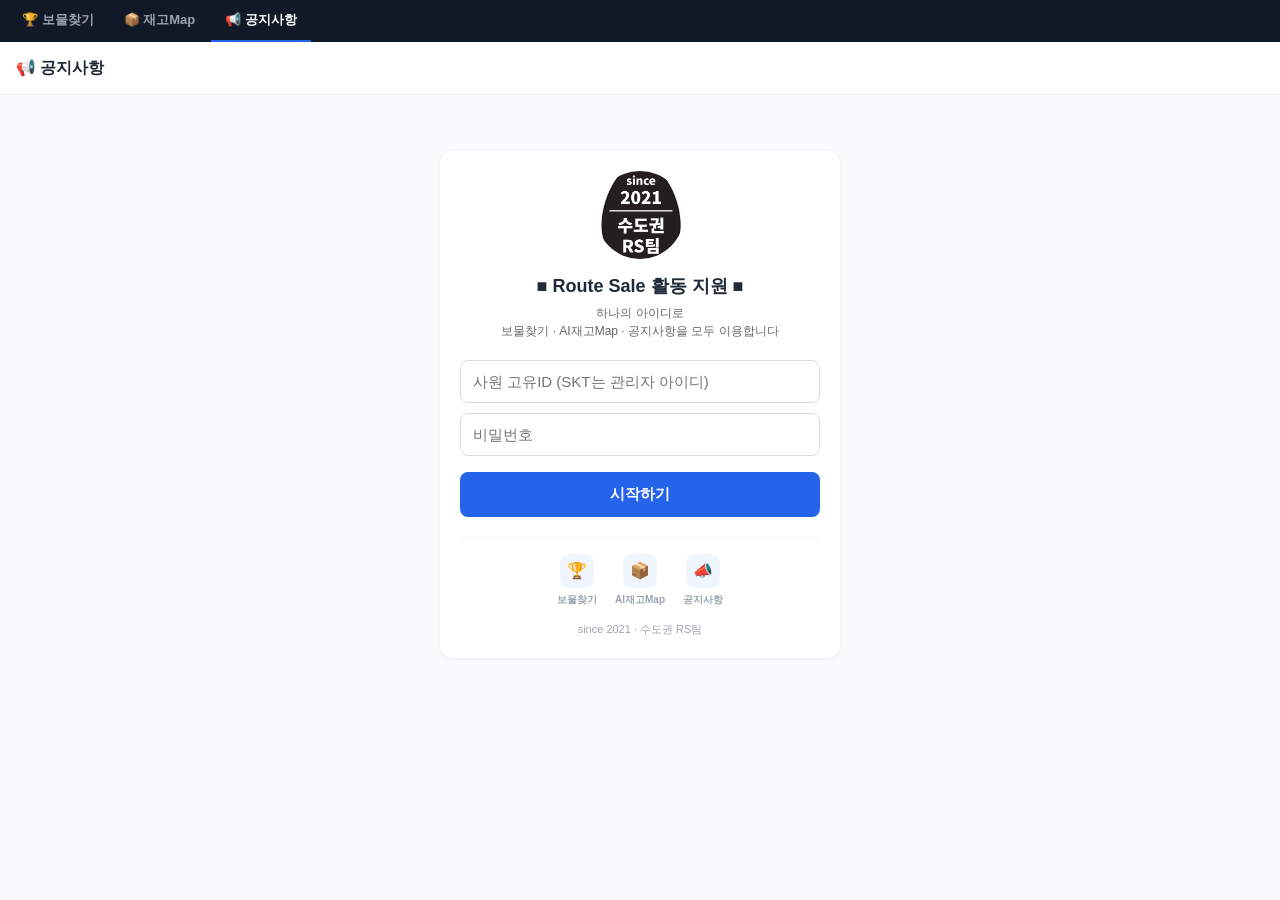
<file: webapp/static/notices.html>
<!DOCTYPE html>
<html lang="ko">
<head>
<meta charset="UTF-8" />
<meta name="viewport" content="width=device-width, initial-scale=1.0, viewport-fit=cover" />
<title>공지사항 - RS-Treasure</title>
<link rel="stylesheet" href="css/style.css?v=20260928a" />
</head>
<body class="admin-page notices-page">

<nav class="app-tabs" aria-label="화면 전환">
  <a href="/">🏆 보물찾기</a>
  <a href="/inventory">📦 재고Map</a>
  <a href="/notices" class="active">📢 공지사항</a>
</nav>

<header class="topbar">
  <span class="brand">📢 공지사항</span>
  <nav id="noticeNav" class="hidden">
    <span id="noticeUser" class="muted small"></span>
    <button id="noticeLogoutBtn">로그아웃</button>
  </nav>
</header>

<main>
  <section id="screen-notice-login" class="screen">
    <div class="card center-card rs-unified-login">
      <img src="img/rs-team-logo.png" alt="수도권 RS팀" class="rs-login-logo" />
      <h1>■ Route Sale 활동 지원 ■</h1>
      <p class="muted small rs-login-sub">하나의 아이디로<br />보물찾기 · AI재고Map · 공지사항을 모두 이용합니다</p>
      <input id="noticeUsername" type="text" placeholder="사원 고유ID (SKT는 관리자 아이디)" autocomplete="username" />
      <input id="noticePassword" type="password" placeholder="비밀번호" autocomplete="current-password" />
      <button type="button" id="noticeLoginBtn" class="btn-primary">시작하기</button>
      <p id="noticeLoginError" class="error hidden"></p>
      <div class="rs-login-apps">
        <div class="rs-login-app"><span class="rs-login-app-icon">🏆</span><span>보물찾기</span></div>
        <div class="rs-login-app"><span class="rs-login-app-icon">📦</span><span>AI재고Map</span></div>
        <div class="rs-login-app"><span class="rs-login-app-icon">📣</span><span>공지사항</span></div>
      </div>
      <p class="rs-login-footer">since 2021 · 수도권 RS팀</p>
    </div>
  </section>

  <section id="screen-notice-password" class="screen hidden">
    <div class="card center-card">
      <h1>비밀번호 변경</h1>
      <p class="muted">초기 비밀번호를 사용 중입니다. 새 비밀번호를 정해야 계속 쓸 수 있습니다.</p>
      <input id="noticeCurrentPassword" type="password" placeholder="현재 비밀번호" autocomplete="current-password" />
      <input id="noticeNewPassword" type="password" placeholder="새 비밀번호 (4자 이상)" autocomplete="new-password" />
      <input id="noticeNewPasswordConfirm" type="password" placeholder="새 비밀번호 확인" autocomplete="new-password" />
      <button type="button" id="noticeChangePasswordBtn" class="btn-primary">변경하고 시작하기</button>
      <p id="noticePasswordMessage" class="muted small"></p>
    </div>
  </section>

  <div id="notice-app" class="hidden">
    <section class="screen">
      <div class="between">
        <h2>공지사항</h2>
        <div>
          <button type="button" id="newNoticeBtn" class="btn-secondary hidden">새 공지</button>
        </div>
      </div>
      <div id="noticeList" class="list"></div>
    </section>
  </div>
</main>

<div id="noticeFormModal" class="modal-overlay hidden">
  <div class="modal-box card">
    <div class="between">
      <h2>새 공지</h2>
      <button type="button" id="noticeFormCloseBtn" class="link-btn">닫기</button>
    </div>
    <input id="noticeTitleInput" type="text" placeholder="제목" autocomplete="off" />
    <textarea id="noticeBodyInput" rows="8" placeholder="내용"></textarea>
    <button type="button" id="noticeSubmitBtn" class="btn-primary">올리기</button>
    <p id="noticeFormMessage" class="muted small"></p>
  </div>
</div>

<script src="js/notices.js?v=20260928a"></script>
</body>
</html>
</file>
<file: webapp/static/css/style.css>
* {
  box-sizing: border-box;
}

body {
  margin: 0;
  font-family: -apple-system, "Segoe UI", "Malgun Gothic", sans-serif;
  background: #f8fafc;
  color: #1f2937;
  -webkit-font-smoothing: antialiased;
  line-height: 1.5;
}

.topbar {
  display: flex;
  justify-content: space-between;
  align-items: center;
  padding: 14px 16px;
  background: #fff;
  border-bottom: 1px solid #eee;
  position: sticky;
  top: 0;
  z-index: 10;
}

/* 보물찾기/재고Map/공지사항을 오가는 프로젝트 전환 탭. 페이지 이동(링크)이라
   각 화면의 내부 탭(#topnav, #chatNav)과는 다른 계층이다. */
.app-tabs {
  display: flex;
  gap: 2px;
  background: #111827;
  padding: 0 8px;
  overflow-x: auto;
}

.app-tabs a {
  display: inline-flex;
  align-items: center;
  gap: 6px;
  padding: 10px 14px;
  font-size: 13px;
  font-weight: 600;
  color: #9ca3af;
  text-decoration: none;
  white-space: nowrap;
  border-bottom: 2px solid transparent;
}

.app-tabs a.active {
  color: #fff;
  border-bottom-color: #2563eb;
}

@media (max-width: 480px) {
  .app-tabs a {
    padding: 9px 10px;
    font-size: 12px;
  }
}

.brand {
  font-weight: 700;
  font-size: 16px;
}

#topnav {
  display: flex;
  flex-wrap: wrap;
  justify-content: flex-end;
}

#topnav button {
  border: none;
  background: none;
  color: #2563eb;
  font-weight: 600;
  margin-left: 12px;
  cursor: pointer;
  font-size: 14px;
}

#logoutBtn {
  color: #999 !important;
}

main {
  max-width: 480px;
  margin: 0 auto;
  padding: 16px;
}

.hidden,
.tab-hidden {
  display: none !important;
}

.admin-tabs {
  margin: 0 0 16px;
}

.admin-tabs .chip {
  font-size: 14px;
  padding: 8px 16px;
}

.screen {
  padding-bottom: 24px;
}

.screen-header {
  display: flex;
  justify-content: space-between;
  align-items: center;
  margin-bottom: 12px;
}

.screen-header-stack {
  flex-direction: column;
  align-items: stretch;
  gap: 8px;
}

.screen-header-stack h2 {
  margin: 0;
}

.screen-header-stack .btn-secondary {
  align-self: flex-end;
}

.card {
  background: #fff;
  border-radius: 12px;
  padding: 20px;
  box-shadow: 0 1px 4px rgba(0, 0, 0, 0.06);
  margin-bottom: 16px;
}

.center-card {
  text-align: center;
  max-width: 400px;
  margin: 40px auto;
}

.center-card h1 {
  font-size: 24px;
  margin-bottom: 4px;
}

.login-howto {
  text-align: left;
  margin-top: 18px;
  padding-top: 16px;
  border-top: 1px solid #eee;
}

/* 세 화면(보물찾기/재고Map/공지사항)이 공유하는 로그인 카드 꾸밈. 2026-09-29 통합 로그인 요청. */
.rs-unified-login .rs-login-logo {
  width: 88px;
  height: 88px;
  border-radius: 50%;
  object-fit: cover;
  margin: 0 auto 14px;
  display: block;
}

.rs-unified-login h1 {
  font-size: 18px;
}

.rs-unified-login .rs-login-sub {
  margin: 0 0 20px;
  line-height: 1.5;
}

.rs-login-apps {
  margin-top: 20px;
  padding-top: 16px;
  border-top: 1px solid #f1f5f9;
  display: flex;
  justify-content: center;
  gap: 18px;
}

.rs-login-app {
  display: flex;
  flex-direction: column;
  align-items: center;
  gap: 4px;
}

.rs-login-app-icon {
  width: 34px;
  height: 34px;
  border-radius: 9px;
  background: #eff6ff;
  display: flex;
  align-items: center;
  justify-content: center;
  font-size: 16px;
}

.rs-login-app span:last-child {
  font-size: 10px;
  color: #9ca3af;
  font-weight: 600;
}

.rs-login-footer {
  margin: 14px 0 0;
  font-size: 11px;
  color: #9ca3af;
}

/* 보물찾기 로그인 화면 전용: 비밀번호 재설정 */
.link-btn {
  width: 100%;
  margin-top: 6px;
  padding: 6px;
  background: none;
  border: none;
  color: #2563eb;
  font-size: 13px;
  font-weight: 600;
  text-decoration: underline;
  cursor: pointer;
}

.reset-box {
  text-align: left;
  margin-top: 10px;
  padding: 14px;
  border: 1px solid #e5e7eb;
  border-radius: 12px;
  background: #f9fafb;
}

.reset-box input {
  margin-top: 8px;
}

/* 관리자 화면: 체크박스 한 줄 */
.check-line {
  display: flex;
  align-items: center;
  gap: 8px;
  margin: 10px 0;
  font-size: 13px;
  color: #374151;
}

.check-line input[type="checkbox"] {
  width: auto;
  margin: 0;
}

.login-howto-title {
  margin: 0 0 8px;
  font-size: 13px;
  font-weight: 700;
  color: #374151;
}

.login-howto ol {
  margin: 0;
  padding-left: 1.2em;
  color: #4b5563;
  font-size: 13px;
  line-height: 1.55;
}

.login-howto li {
  margin-bottom: 4px;
}

.muted {
  color: #666;
  font-size: 14px;
}

.small {
  font-size: 12px;
}

input,
textarea {
  width: 100%;
  padding: 12px;
  border: 1px solid #ddd;
  border-radius: 8px;
  margin-bottom: 10px;
  font-size: 15px;
  font-family: inherit;
}

.row {
  display: flex;
  gap: 8px;
}

.row input {
  flex: 1;
}

button {
  cursor: pointer;
  font-size: 15px;
}

.btn-primary {
  width: 100%;
  padding: 13px;
  background: #2563eb;
  color: #fff;
  border: none;
  border-radius: 8px;
  font-weight: 600;
  margin-top: 6px;
}

.btn-primary:disabled {
  background: #cbd5e1;
}

.btn-secondary {
  width: 100%;
  padding: 11px;
  background: #eef2ff;
  color: #2563eb;
  border: none;
  border-radius: 8px;
  font-weight: 600;
  margin-bottom: 10px;
}

.error {
  color: #dc2626;
  font-size: 13px;
  margin-top: 8px;
}

.list {
  display: flex;
  flex-direction: column;
  gap: 10px;
}

.treasure-map {
  width: 100%;
  height: 320px;
  border-radius: 12px;
  overflow: hidden;
  box-shadow: 0 1px 4px rgba(0, 0, 0, 0.08);
  margin-bottom: 8px;
  background: #e5e7eb;
  z-index: 1;
}

.map-hint {
  margin: 0 0 14px;
}

.treasure-marker {
  background: transparent;
  border: none;
}

.treasure-pin {
  width: 28px;
  height: 28px;
  border-radius: 50%;
  color: #fff;
  font-size: 14px;
  font-weight: 700;
  display: flex;
  align-items: center;
  justify-content: center;
  box-shadow: 0 2px 6px rgba(0, 0, 0, 0.25);
  border: 2px solid #fff;
}

.map-popup {
  min-width: 220px;
}

.map-popup-table-wrap {
  max-height: 180px;
  overflow: auto;
  margin: 8px 0 4px;
  border: 1px solid #e5e7eb;
  border-radius: 8px;
}

.map-popup-table {
  width: 100%;
  border-collapse: collapse;
  font-size: 12px;
}

.map-popup-table th,
.map-popup-table td {
  padding: 5px 8px;
  text-align: right;
  border-bottom: 1px solid #f3f4f6;
}

.map-popup-table th:first-child,
.map-popup-table td:first-child,
.map-popup-table tfoot td:first-child {
  text-align: left;
}

.map-popup-table thead th {
  background: #f8fafc;
  font-weight: 700;
  color: #4b5563;
}

.map-popup-table tfoot td {
  font-weight: 700;
  background: #f9fafb;
  border-bottom: none;
}

.map-popup .store-name {
  font-size: 14px;
  margin: 4px 0 2px;
}

.map-popup .distance {
  margin: 6px 0;
  font-weight: 600;
  color: #374151;
}

.map-visit-btn {
  width: 100%;
  padding: 8px 10px;
  border: none;
  border-radius: 8px;
  background: #2563eb;
  color: #fff;
  font-weight: 600;
  font-size: 13px;
}

.leaflet-container {
  font: inherit;
}

/* admin.html의 보물 심기 지도는 아직 Leaflet(위), 보물찾기/재고Map은 MapLibre GL(아래). */
.maplibregl-map {
  font: inherit;
}

.maplibregl-popup-content {
  font: inherit;
  border-radius: 10px;
}

.me-dot {
  width: 18px;
  height: 18px;
  border-radius: 50%;
  background: #3b82f6;
  border: 2px solid #1d4ed8;
  box-shadow: 0 0 0 4px rgba(59, 130, 246, 0.25);
}

.item-card {
  background: #fff;
  border-radius: 12px;
  padding: 14px 16px;
  box-shadow: 0 1px 4px rgba(0, 0, 0, 0.05);
}

.item-header {
  display: flex;
  justify-content: space-between;
  margin-bottom: 4px;
  font-size: 13px;
}

.notice-body {
  white-space: pre-wrap;
  margin: 8px 0;
}

.tier-badge {
  display: inline-flex;
  align-items: center;
  gap: 4px;
  padding: 4px 10px;
  border-radius: 999px;
  background: #eff6ff;
  color: #1d4ed8;
  font-weight: 700;
  font-size: 13px;
}

.tier-badge:empty {
  display: none;
}

.tier-badge.tier-rare {
  background: linear-gradient(135deg, #fef3c7, #fde68a);
  color: #92400e;
}

.distance {
  color: #666;
}

.store-name {
  font-size: 16px;
  font-weight: 600;
  margin: 2px 0;
}

.store-address {
  color: #666;
  font-size: 13px;
  margin-bottom: 10px;
}

.visit-button {
  width: 100%;
  padding: 10px;
  border: none;
  border-radius: 8px;
  background: #2563eb;
  color: #fff;
  font-weight: 600;
}

.visit-button:disabled {
  background: #cbd5e1;
}

.empty {
  text-align: center;
  color: #999;
  margin-top: 40px;
}

.progress-track {
  width: 100%;
  height: 12px;
  background: #e5e7eb;
  border-radius: 6px;
  overflow: hidden;
  margin: 16px 0 8px;
}

.progress-fill {
  height: 100%;
  background: #2563eb;
  transition: width 0.3s ease;
}

.result-emoji {
  display: inline-flex;
  align-items: center;
  justify-content: center;
  width: 84px;
  height: 84px;
  margin: 4px 0 14px;
  border-radius: 50%;
  background: #f3f4f6;
  font-size: 40px;
}

.result-approved .result-emoji {
  background: #dcfce7;
}

.result-pending .result-emoji {
  background: #fef3c7;
}

.result-rejected .result-emoji {
  background: #fee2e2;
}

.result-points {
  font-size: 24px;
  font-weight: 700;
  color: #16a34a;
}

#visitResultNote {
  margin: -4px 0 14px;
  line-height: 1.5;
}

.total-card {
  text-align: center;
  background: linear-gradient(135deg, #2563eb, #1d4ed8);
  box-shadow: 0 10px 24px rgba(37, 99, 235, 0.28);
  color: #fff;
}

.dealer-rank-line {
  display: inline-block;
  margin: 6px 0 0;
  padding: 4px 14px;
  border-radius: 999px;
  background: rgba(255, 255, 255, 0.18);
  font-size: 13px;
  font-weight: 700;
}

.total-card h1 {
  margin: 4px 0 0;
  font-size: 32px;
}

.section-title {
  font-size: 15px;
  font-weight: 700;
  color: #111827;
  margin: 4px 0 10px;
  padding-left: 10px;
  border-left: 3px solid #2563eb;
}

.ledger-row {
  display: flex;
  justify-content: space-between;
  align-items: center;
  gap: 12px;
  background: #fff;
  padding: 12px 16px;
  border-radius: 8px;
}

.ledger-main {
  display: flex;
  flex-direction: column;
  gap: 2px;
  min-width: 0;
}

.ledger-date {
  font-size: 12px;
  color: #9ca3af;
  font-variant-numeric: tabular-nums;
}

.ledger-reason {
  font-size: 14px;
  color: #1f2937;
  overflow: hidden;
  text-overflow: ellipsis;
  white-space: nowrap;
}

.ledger-points {
  flex: none;
  color: #16a34a;
  font-weight: 700;
}

.between {
  display: flex;
  justify-content: space-between;
  align-items: center;
  margin-top: 24px;
}

.geocode-status-card {
  margin-bottom: 16px;
}

.geocode-status-header {
  margin-top: 0;
  margin-bottom: 8px;
}

.compact {
  width: auto;
  margin: 0;
  padding: 8px 12px;
}

.rank-row {
  display: flex;
  justify-content: space-between;
  gap: 12px;
  background: #fff;
  padding: 12px 16px;
  border-radius: 8px;
}

.rank-row span:first-child {
  min-width: 0;
  word-break: keep-all;
}

.rank-me {
  outline: 2px solid #2563eb;
  background: #eff6ff;
}

.rank-note {
  margin: -4px 0 10px;
}

.rank-empty {
  margin-top: 8px;
}

.import-result {
  background: #0f172a;
  color: #e2e8f0;
  padding: 12px;
  border-radius: 8px;
  font-size: 12px;
  white-space: pre-wrap;
  overflow-x: auto;
  margin-top: 8px;
}

a.btn-secondary {
  display: block;
  text-align: center;
  text-decoration: none;
}

body.admin-page main {
  max-width: 920px;
}

/* 관리자 화면 전용: 탭 바를 또렷하게, 섹션 사이 구분을 분명하게 (2026-09-24) */
body.admin-page .admin-tabs {
  position: sticky;
  top: 53px; /* .topbar 높이만큼 내려서 겹치지 않게 */
  z-index: 9;
  background: #f8fafc;
  margin: 0 -16px 8px;
  padding: 12px 16px 10px;
  border-bottom: 1px solid #e2e8f0;
}

body.admin-page #admin-app > section.screen {
  padding: 22px 0 26px;
  border-bottom: 1px solid #e9edf3;
}

body.admin-page #admin-app > section.screen:last-of-type {
  border-bottom: none;
}

body.admin-page #admin-app > section.screen > h2,
body.admin-page #admin-app > section.screen > .between > h2 {
  font-size: 17px;
  margin: 0 0 14px;
  padding-left: 12px;
  border-left: 4px solid #2563eb;
}

body.admin-page #admin-app > section.screen > .between {
  margin-top: 0;
}

body.admin-page #viewOnlyNotice {
  background: #eff6ff;
  border-left: 4px solid #2563eb;
  border-radius: 8px;
  box-shadow: none;
}

body.admin-page .upload-hint {
  color: #666;
  font-size: 16px;
  line-height: 1.5;
}

html:has(body.inventory-assist),
body.inventory-assist {
  width: 100%;
  height: 100%;
  overflow: hidden;
}

body.inventory-assist {
  display: flex;
  flex-direction: column;
  height: 100dvh;
}

body.inventory-assist .topbar {
  flex: none;
  position: relative;
  z-index: 1000;
  overflow: visible;
  gap: 12px;
  flex-wrap: wrap;
}

body.inventory-assist .topbar .brand-logo {
  height: 32px;
  width: auto;
  flex: none;
}

#inventoryUploadBar {
  display: flex;
  align-items: center;
  gap: 8px;
  flex: none;
  min-width: 0;
}

#inventoryUploadBar #inventoryUploadBtn {
  width: auto;
  margin: 0;
  padding: 7px 12px;
  font-size: 13px;
  font-weight: 700;
}

#inventoryUploadBar .inventory-upload {
  flex-direction: row;
  align-items: center;
  gap: 6px;
  padding: 4px 8px;
  box-shadow: none;
}

#inventoryUploadBar .inventory-upload-status {
  background: none;
  box-shadow: none;
  padding: 0;
  max-width: min(320px, 40vw);
  white-space: nowrap;
  overflow: hidden;
  text-overflow: ellipsis;
}

#inventoryFilterBar {
  display: flex;
  align-items: flex-end;
  gap: 8px;
  flex: 1 1 auto;
  min-width: 280px;
  flex-wrap: wrap;
  overflow: visible;
}

#inventoryFilterBar .inventory-model-filter {
  padding: 4px 8px;
  box-shadow: none;
  overflow: visible;
}

#inventoryFilterBar #mapLookupBtn {
  align-self: flex-end;
  margin: 0;
  padding: 7px 12px;
  font-size: 13px;
  font-weight: 700;
  width: auto;
}

#inventoryFilterBar .inventory-holder-filter {
  display: flex;
  align-items: center;
  gap: 10px;
  padding: 6px 8px;
  font-size: 13px;
  align-self: flex-end;
}

#inventoryFilterBar .inventory-holder-filter label {
  display: flex;
  align-items: center;
  gap: 4px;
  white-space: nowrap;
  cursor: pointer;
}

#inventoryFilterBar .inventory-holder-filter input {
  width: auto;
  margin: 0;
}

#holdColorBar {
  display: flex;
  align-items: center;
  gap: 10px;
  flex-wrap: wrap;
  padding: 6px 8px;
  font-size: 13px;
}

#holdColorBar .hold-color-label {
  font-weight: 600;
  color: #475569;
  white-space: nowrap;
}

#holdColorBar .hold-color-item {
  display: flex;
  align-items: center;
  gap: 4px;
  white-space: nowrap;
}

#holdColorBar .hold-color-swatch {
  width: 12px;
  height: 12px;
  border-radius: 50%;
  background: var(--chip, #94a3b8);
  flex: none;
}

#holdColorBar .hold-color-item input {
  width: 48px;
  margin: 0;
  padding: 3px 4px;
  text-align: right;
}

#holdColorBar #holdColorSaveBtn {
  width: auto;
  margin: 0;
  padding: 5px 10px;
  font-size: 12px;
}

/* 매장 직접 등록(직영점) 모달. 여러 화면에서 재사용할 수 있게 프로젝트 전용 클래스로 두지 않는다. */
.modal-overlay {
  position: fixed;
  inset: 0;
  background: rgba(15, 23, 42, 0.55);
  display: flex;
  align-items: center;
  justify-content: center;
  z-index: 1000;
  padding: 16px;
}

.modal-overlay.hidden {
  display: none;
}

.modal-box {
  max-width: 420px;
  width: 100%;
  max-height: 90vh;
  overflow-y: auto;
}

.modal-box input {
  margin-top: 8px;
}

.modal-box .between {
  margin-top: 0;
}

.modal-box .between h2 {
  margin: 0;
}

.modal-box .between .link-btn {
  width: auto;
  flex: none;
  margin: 0;
}

.settings-modal-box {
  max-width: 480px;
}

#settingsRetailSection .between .link-btn {
  width: auto;
  flex: none;
  margin: 0;
}

#settingsRetailList {
  max-height: 260px;
  overflow-y: auto;
  gap: 8px;
}

.settings-retail-row {
  display: flex;
  align-items: flex-start;
  justify-content: space-between;
  gap: 10px;
  padding: 10px 12px;
}

.settings-retail-row strong {
  display: block;
}

.settings-retail-row .link-btn {
  width: auto;
  flex: none;
  margin: 0;
  color: #dc2626;
}

body.inventory-assist main {
  flex: 1;
  min-height: 0;
  max-width: none !important;
  width: 100%;
  margin: 0;
  padding: 0;
  overflow: hidden;
}

#chat-app {
  height: 100%;
  min-height: 0;
}

#chat-app:not(.hidden) {
  display: flex;
  flex-direction: column;
}

#screen-chat-login {
  padding: 16px;
}

#adminNav {
  display: flex;
  align-items: center;
  gap: 12px;
}

#adminNav button {
  border: none;
  background: none;
  color: #999;
  font-weight: 600;
  cursor: pointer;
  font-size: 14px;
}

.admin-map {
  height: 280px;
}

.inventory-map {
  height: 480px;
  margin-top: 8px;
}

.chip-row {
  display: flex;
  flex-wrap: wrap;
  gap: 8px;
  margin: 10px 0 8px;
}

.chip {
  border: 1px solid #d1d5db;
  background: #fff;
  color: #374151;
  border-radius: 999px;
  padding: 6px 12px;
  font-size: 13px;
  font-weight: 600;
  width: auto;
  margin: 0;
}

.chip.active {
  background: #2563eb;
  border-color: #2563eb;
  color: #fff;
}

.stock-pin.shared {
  border: 3px solid #a855f7;
}

.stock-marker {
  background: transparent !important;
  border: none !important;
  overflow: visible !important;
}

.stock-marker-inner {
  display: flex;
  align-items: center;
  gap: 4px;
  height: 36px;
}

.stock-caption {
  max-width: 180px;
  padding: 2px 7px;
  border-radius: 6px;
  background: rgba(255, 255, 255, 0.96);
  box-shadow: 0 1px 4px rgba(0, 0, 0, 0.22);
  color: #111827;
  font-size: 11px;
  font-weight: 700;
  line-height: 1.3;
  white-space: nowrap;
  overflow: hidden;
  text-overflow: ellipsis;
}

.stock-caption .stock-code,
.map-popup .store-code {
  color: #1d4ed8;
  font-weight: 800;
  font-variant-numeric: tabular-nums;
}

.map-popup .store-list {
  max-height: 220px;
  overflow: auto;
  margin: 2px 0 6px;
}

.map-popup .store-line {
  font-size: 13px;
  font-weight: 600;
  line-height: 1.45;
}

.stock-pin {
  min-width: 28px;
  height: 28px;
  padding: 0 6px;
  border-radius: 14px;
  color: #fff;
  font-size: 13px;
  font-weight: 800;
  display: flex;
  align-items: center;
  justify-content: center;
  box-shadow: 0 2px 6px rgba(0, 0, 0, 0.28);
  border: 2px solid #fff;
}

.inventory-legend {
  display: flex;
  gap: 12px;
  flex-wrap: wrap;
  margin: 0 0 8px;
  font-size: 12px;
  color: #6b7280;
}

.planted-actions {
  margin-top: 10px;
  align-items: center;
}

.planted-actions input {
  margin-bottom: 0;
}

.planted-actions .btn-secondary {
  margin-bottom: 0;
}

.hq-panel {
  display: flex;
  flex-direction: column;
  gap: 8px;
  padding: 10px 12px;
  background: #fff;
  border-right: 1px solid #e5e7eb;
  min-height: 0;
  overflow: hidden;
}

.hq-panel.hidden {
  display: none;
}

#chat-app.is-hq {
  display: grid;
  grid-template-columns: 220px minmax(0, 1fr);
  height: 100%;
  min-height: 0;
}

#chat-app.is-hq .inventory-shell,
#chat-app.is-hq .inventory-map-pane {
  min-height: 0;
  height: 100%;
}

.hq-head h2 {
  margin: 0;
  font-size: 14px;
}

.hq-all-btn,
.hq-row {
  display: block;
  width: 100%;
  text-align: left;
  padding: 8px 10px;
  border: 1px solid #e5e7eb;
  border-radius: 8px;
  background: #f8fafc;
  margin: 0;
  box-shadow: none;
}

.hq-all-btn.active,
.hq-row.active {
  border-color: #2563eb;
  background: #eff6ff;
}

.hq-all-btn strong,
.hq-row strong {
  display: block;
  font-size: 13px;
}

.hq-toolbar {
  display: flex;
  flex-direction: column;
  gap: 6px;
}

.hq-filters {
  display: flex;
  gap: 4px;
}

.hq-filters button {
  flex: 1;
  margin: 0;
  padding: 6px 4px;
  font-size: 12px;
  width: auto;
}

.hq-filters button.active {
  background: #2563eb;
  color: #fff;
  border-color: #2563eb;
}

.hq-sort-label,
.hq-sort-label select {
  font-size: 12px;
  margin: 0;
}

.hq-dealer-list {
  flex: 1;
  overflow-y: auto;
  display: flex;
  flex-direction: column;
  gap: 6px;
}

.hq-card {
  min-width: 0;
  text-align: left;
  padding: 8px 12px;
  border: 1px solid #e5e7eb;
  border-radius: 8px;
  background: #f8fafc;
  width: 100%;
  margin: 0;
  box-shadow: none;
}

.hq-card strong {
  display: block;
  font-size: 14px;
}

.hq-card.active {
  border-color: #2563eb;
  background: #eff6ff;
}

body.inventory-assist .inventory-shell {
  height: 100%;
  min-height: 0;
}

.inventory-shell {
  display: grid;
  grid-template-columns: minmax(0, 1fr) 520px;
  flex: 1;
  height: 100%;
  min-height: 0;
  min-width: 0;
}

.inventory-map-pane {
  position: relative;
  display: flex;
  flex-direction: column;
  height: 100%;
  min-height: 0;
  overflow: hidden;
  background: #e5e7eb;
}

.inventory-map-pane.is-drawing #chatMap {
  cursor: crosshair;
}

.inventory-map-tools {
  position: absolute;
  z-index: 500;
  top: 12px;
  left: 12px;
  display: flex;
  flex-wrap: wrap;
  gap: 8px;
  align-items: flex-start;
  max-width: min(980px, calc(100% - 24px));
}

.inventory-map-tools button {
  width: auto;
  margin: 0;
  padding: 8px 12px;
  border-radius: 8px;
  border: 1px solid #ddd;
  background: #fff;
  font-size: 13px;
  font-weight: 700;
  box-shadow: 0 1px 4px rgba(0,0,0,.08);
}

.inventory-map-tools button.active {
  background: #7c3aed;
  border-color: #7c3aed;
  color: #fff;
}

#mapLookupBtn {
  align-self: flex-end;
  background: #2563eb;
  border-color: #2563eb;
  color: #fff;
}

.skt-dealer-wrap {
  display: flex;
  align-items: center;
  gap: 6px;
  font-size: 12px;
  font-weight: 700;
  color: #374151;
}

.skt-dealer-wrap select {
  width: auto;
  min-width: 140px;
  max-width: 200px;
  margin: 0;
  padding: 6px 8px;
  font-size: 13px;
  font-weight: 600;
}

#chatNav {
  display: flex;
  align-items: center;
  gap: 10px;
}

/* #chatNav 안 버튼(직영점 등록/로그아웃)은 전역 button{width:100%} 규칙을 그대로 받으면
   flex row 안에서 여러 100%-너비 아이템이 경쟁하며 서로를 극단적으로 짜부라뜨려
   글자가 세로로 한 자씩 줄바꿈되는 버그가 난다(2026-09-30, 모바일 실사용에서 발견). */
#chatNav button {
  width: auto;
  margin: 0;
}

.inventory-upload {
  display: flex;
  flex-direction: column;
  gap: 4px;
  padding: 8px 10px;
  background: #fff;
  border: 1px solid #ddd;
  border-radius: 8px;
  box-shadow: 0 1px 4px rgba(0,0,0,.08);
  font-size: 12px;
  font-weight: 700;
  color: #111;
}

.inventory-upload input[type="file"] {
  width: auto;
  max-width: 180px;
  margin: 0;
  padding: 0;
  border: none;
  font-size: 12px;
  font-weight: 400;
}

.inventory-model-filter {
  display: flex;
  flex-direction: column;
  gap: 4px;
  padding: 8px 10px;
  background: #fff;
  border: 1px solid #ddd;
  border-radius: 8px;
  box-shadow: 0 1px 4px rgba(0,0,0,.08);
  font-size: 12px;
  font-weight: 700;
  color: #111;
}

.multi-pick {
  position: relative;
  min-width: 168px;
  overflow: visible;
}

.multi-pick-btn,
.inventory-map-tools .multi-pick-btn {
  width: 100%;
  margin: 0;
  padding: 6px 8px;
  border: 1px solid #d1d5db;
  border-radius: 6px;
  background: #fff;
  color: #111;
  font-size: 12px;
  font-weight: 600;
  text-align: left;
  box-shadow: none;
}

.multi-pick-btn:disabled {
  color: #9ca3af;
  background: #f9fafb;
}

.multi-pick-menu {
  position: fixed;
  z-index: 4000;
  top: calc(100% + 4px);
  left: 0;
  min-width: 240px;
  max-height: min(360px, calc(100vh - 80px));
  overflow: auto;
  padding: 6px;
  background: #fff;
  border: 1px solid #d1d5db;
  border-radius: 8px;
  box-shadow: 0 8px 20px rgba(0,0,0,.18);
}

.multi-pick-search {
  position: sticky;
  top: 0;
  z-index: 1;
  width: 100%;
  margin: 0 0 6px;
  padding: 6px 8px;
  border: 1px solid #d1d5db;
  border-radius: 6px;
  font-size: 12px;
  font-weight: 500;
  background: #fff;
}

.multi-pick-empty {
  padding: 8px 6px;
}

.multi-pick-item {
  display: flex;
  align-items: center;
  gap: 6px;
  padding: 5px 6px;
  font-size: 12px;
  font-weight: 600;
  white-space: nowrap;
}

.multi-pick-item input {
  width: auto;
  margin: 0;
}

.map-popup .store-address {
  margin-top: 8px;
  padding-top: 6px;
  border-top: 1px solid #e5e7eb;
}

.inventory-upload-status {
  align-self: center;
  background: #fff;
  padding: 6px 10px;
  border-radius: 8px;
  box-shadow: 0 1px 4px rgba(0,0,0,.08);
  max-width: 220px;
}

#chatMap,
body.inventory-assist #chatMap.treasure-map {
  flex: 1 1 auto;
  min-height: 0;
  height: auto;
  width: 100%;
  border-radius: 0;
  margin: 0;
  box-shadow: none;
}

.inventory-area-table-wrap {
  flex: none;
  height: 220px;
  background: #fff;
  border-top: 1px solid #e5e7eb;
  display: flex;
  flex-direction: column;
}

.inventory-area-table-head {
  padding: 8px 12px;
  font-size: 13px;
  font-weight: 700;
  border-bottom: 1px solid #f3f4f6;
}

.inventory-area-table-scroll {
  overflow: auto;
  flex: 1;
}

#areaTable {
  width: 100%;
  border-collapse: collapse;
  font-size: 13px;
}

#areaTable th,
#areaTable td {
  padding: 7px 12px;
  text-align: right;
  border-bottom: 1px solid #f3f4f6;
  white-space: nowrap;
}

#areaTable th:first-child,
#areaTable td:first-child {
  text-align: left;
}

#areaTable thead th {
  position: sticky;
  top: 0;
  background: #f8fafc;
  font-weight: 700;
  color: #4b5563;
}

#areaTable tfoot td {
  font-weight: 700;
  background: #f9fafb;
}

#areaTable .empty-row td {
  text-align: center;
  color: #9ca3af;
  font-weight: 400;
}

.inventory-chat {
  display: flex;
  flex-direction: column;
  background: #fff;
  border-left: 1px solid #eee;
  height: 100%;
  min-width: 0;
  min-height: 0;
  overflow: hidden;
}

.chat-log {
  flex: 1;
  min-height: 0;
  overflow-x: hidden;
  overflow-y: auto;
  padding: 14px 14px 8px;
  display: flex;
  flex-direction: column;
  gap: 10px;
}

.chat-bubble {
  max-width: 92%;
  padding: 10px 12px;
  border-radius: 12px;
  font-size: 14px;
  line-height: 1.45;
  white-space: pre-wrap;
  overflow-wrap: anywhere;
  word-break: break-word;
  overflow: hidden;
  /* .chat-log 는 세로 flex 목록이라, overflow:hidden 이 있는 flex 아이템은 기본
     자동 min-height 가 0으로 처리돼(내용 기준이 아니라) 답이 길어지면 flex가
     이 말풍선을 실제 내용보다 작게 찌그러뜨리고 넘친 줄은 그냥 잘라버린다.
     flex-shrink:0 으로 항상 내용 높이 그대로 그려지게 한다. */
  flex-shrink: 0;
}

.chat-bubble.bot {
  align-self: flex-start;
  background: #f3f4f6;
  max-width: 100%;
}

.chat-table-wrap {
  margin-top: 8px;
  overflow-x: auto;
}

.chat-table-title {
  font-size: 12px;
  font-weight: 700;
  color: #374151;
  margin: 8px 0 4px;
}

.chat-table {
  width: 100%;
  border-collapse: collapse;
  font-size: 12px;
  background: #fff;
  border-radius: 8px;
  overflow: hidden;
}

.chat-table th,
.chat-table td {
  padding: 5px 8px;
  text-align: right;
  border-bottom: 1px solid #e5e7eb;
  white-space: nowrap;
}

.chat-table th:first-child,
.chat-table td:first-child {
  text-align: left;
}

.chat-table thead th {
  background: #eef2ff;
  font-weight: 700;
  color: #4338ca;
}

.chat-table tfoot td {
  font-weight: 700;
  background: #f8fafc;
}

.chat-bubble.user {
  align-self: flex-end;
  background: #2563eb;
  color: #fff;
}

.chat-bubble.thinking {
  color: #6b7280;
  font-style: italic;
}

.chat-suggestions {
  display: flex;
  flex-wrap: wrap;
  gap: 6px;
  padding: 0 14px 8px;
}

.chat-suggestions button {
  width: auto;
  margin: 0;
  border: 1px solid #dbeafe;
  background: #eff6ff;
  color: #1d4ed8;
  border-radius: 999px;
  padding: 6px 10px;
  font-size: 12px;
  font-weight: 600;
}

.chat-composer {
  display: flex;
  gap: 8px;
  padding: 12px;
  border-top: 1px solid #eee;
}

.chat-composer input {
  margin: 0;
}

.chat-composer .btn-primary {
  width: auto;
  margin: 0;
  padding: 12px 16px;
  white-space: nowrap;
}

.chat-composer .mic-btn {
  width: 44px;
  flex: none;
  margin: 0;
  padding: 0;
  border: 1px solid #ddd;
  background: #f8fafc;
  color: #9ca3af;
  border-radius: 8px;
}

@media (max-width: 900px) {
  #chat-app.is-hq {
    display: flex;
    flex-direction: column;
  }
  #chat-app.is-hq .hq-panel {
    display: none !important;
  }
  .inventory-shell {
    grid-template-columns: 1fr;
    grid-template-rows: minmax(0, 1.15fr) minmax(220px, 1fr);
  }
  .inventory-map-pane,
  .inventory-map-pane.has-area-table {
    height: auto;
    min-height: 0;
  }
  .inventory-area-table-wrap {
    height: 120px;
  }
  .inventory-chat {
    height: auto;
    min-height: 0;
    border-left: none;
    border-top: 1px solid #e5e7eb;
  }
  .inventory-map-tools {
    left: 8px;
    top: 8px;
    max-width: calc(100% - 16px);
    gap: 6px;
  }
  #inventoryUploadBar {
    display: none !important;
  }
  .chat-composer {
    padding: 8px 10px calc(8px + env(safe-area-inset-bottom, 0px));
  }
}

/* 스마트폰 전용 레이아웃 (2026-09-30): 지도를 우선 보여주고, 필터·설정/챗봇은
   기본으로 접어둔 뒤 버튼으로 열고 닫는다. 640px보다 넓은 화면(태블릿/PC)에서는
   아래 규칙이 전혀 적용되지 않는다 — 여기 밖에 있는 기본값은 항상 숨김이다. */
.mobile-tools-btn,
.mobile-chat-fab,
.mobile-chat-backdrop,
.chat-mobile-head {
  display: none;
}

@media (max-width: 640px) {
  body.inventory-assist .topbar {
    padding: 8px 10px;
    gap: 8px;
  }

  body.inventory-assist .topbar .brand-logo {
    height: 24px;
  }

  #chatNav {
    flex-wrap: wrap;
    gap: 8px;
  }

  #chatUser {
    max-width: 45vw;
    overflow: hidden;
    text-overflow: ellipsis;
    white-space: nowrap;
  }

  .mobile-tools-btn {
    display: inline-flex;
    order: -1;
    padding: 6px 10px;
    font-size: 12px;
    font-weight: 700;
    border: 1px solid #ddd;
    border-radius: 8px;
    background: #f8fafc;
  }

  .mobile-tools-btn.active {
    background: #2563eb;
    border-color: #2563eb;
    color: #fff;
  }

  /* 기본은 지도 위주로 접어둔다. 아래는 ☰ 필터·설정 버튼을 눌러야 보인다. */
  #inventoryUploadBar,
  #inventoryFilterBar,
  #holdColorBar,
  #asOfBadge,
  #sktDealerWrap,
  #chatAdminLink {
    display: none;
  }

  #inventoryFilterBar {
    min-width: 0;
  }

  body.mobile-tools-open #inventoryUploadBar {
    display: flex;
    flex: 1 1 100%;
  }
  body.mobile-tools-open #inventoryFilterBar,
  body.mobile-tools-open #holdColorBar {
    display: flex;
    flex: 1 1 100%;
  }
  body.mobile-tools-open #asOfBadge,
  body.mobile-tools-open #sktDealerWrap,
  body.mobile-tools-open #chatAdminLink {
    display: inline-flex;
  }

  /* 챗봇을 별도 창(바텀시트)으로 뺀다 — 기본은 지도가 화면 전체를 쓴다. */
  .inventory-shell {
    display: block;
  }

  .inventory-map-pane,
  .inventory-map-pane.has-area-table {
    height: 100%;
  }

  .mobile-chat-fab {
    display: flex;
    align-items: center;
    gap: 6px;
    position: fixed;
    right: 16px;
    bottom: calc(16px + env(safe-area-inset-bottom, 0px));
    z-index: 1500;
    width: auto;
    margin: 0;
    padding: 12px 18px;
    border: none;
    border-radius: 999px;
    background: #2563eb;
    color: #fff;
    font-size: 14px;
    font-weight: 700;
    box-shadow: 0 4px 14px rgba(37, 99, 235, 0.4);
  }

  body.mobile-chat-open .mobile-chat-fab {
    display: none;
  }

  .inventory-chat {
    display: none;
    position: fixed;
    inset: 10vh 0 0 0;
    z-index: 2000;
    border-left: none;
    border-radius: 16px 16px 0 0;
    box-shadow: 0 -6px 24px rgba(0, 0, 0, 0.28);
  }

  body.mobile-chat-open .inventory-chat {
    display: flex;
  }

  .mobile-chat-backdrop {
    display: none;
  }

  body.mobile-chat-open .mobile-chat-backdrop {
    display: block;
    position: fixed;
    inset: 0;
    background: rgba(15, 23, 42, 0.45);
    z-index: 1900;
  }

  .chat-mobile-head {
    display: flex;
    align-items: center;
    justify-content: space-between;
    padding: 10px 14px;
    border-bottom: 1px solid #eee;
    font-weight: 700;
    flex: none;
  }

  .chat-mobile-head #chatCloseBtn {
    width: auto;
    margin: 0;
  }
}
</file>
